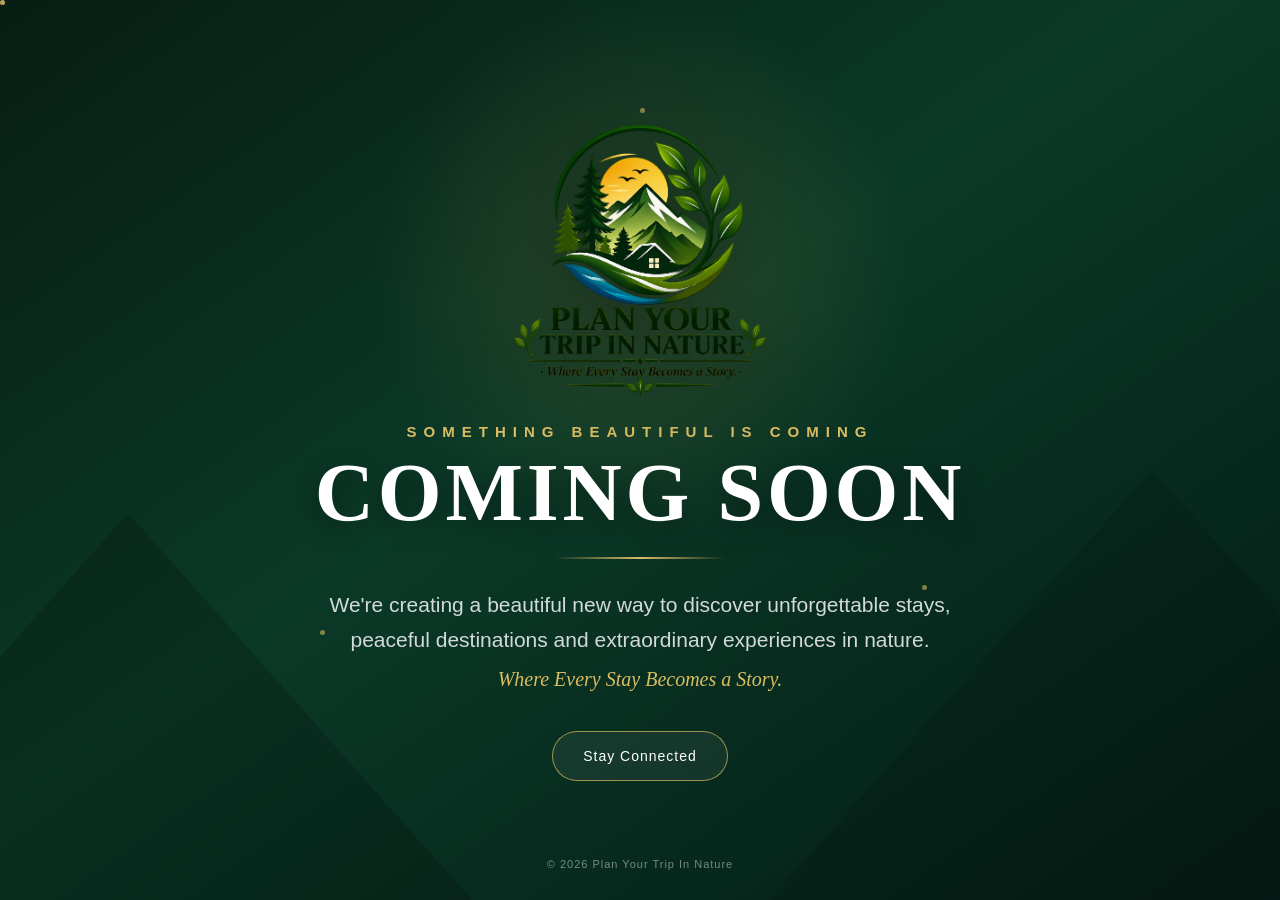
<file: reveal.html>
<!DOCTYPE html>
<html lang="en">
<head>
    <meta charset="UTF-8">
    <meta name="viewport" content="width=device-width, initial-scale=1.0">

    <title>Coming Soon | Plan Your Trip In Nature</title>
    <title>Your Trusted Travel advisor</title>

    <link rel="icon" type="image/png" href="logo3.png">

    <style>
        * {
            margin: 0;
            padding: 0;
            box-sizing: border-box;
        }

        html,
        body {
            width: 100%;
            min-height: 100%;
        }

        body {
            font-family: Georgia, "Times New Roman", serif;
            min-height: 100svh;
            min-height: 100dvh;
            overflow: hidden;
            color: #fff;
            background:
                linear-gradient(
                    135deg,
                    rgba(3, 25, 16, 0.94),
                    rgba(13, 58, 39, 0.90),
                    rgba(2, 31, 24, 0.96)
                );
            position: relative;
        }

        /* Background */
        .background {
            position: fixed;
            inset: 0;
            overflow: hidden;
            z-index: -2;
            background:
                radial-gradient(
                    circle at 50% 30%,
                    rgba(216, 176, 73, 0.16),
                    transparent 30%
                ),
                linear-gradient(
                    145deg,
                    #071d13,
                    #0b3927 45%,
                    #031b14
                );
        }

        .mountain {
            position: absolute;
            bottom: -5%;
            width: 0;
            height: 0;
            border-left: 30vw solid transparent;
            border-right: 30vw solid transparent;
            border-bottom: 48vh solid rgba(0, 0, 0, 0.18);
        }

        .mountain.one {
            left: -20vw;
        }

        .mountain.two {
            right: -20vw;
            transform: scale(1.2);
            opacity: .7;
        }

        /* Floating particles */
        .particle {
            position: absolute;
            width: 5px;
            height: 5px;
            border-radius: 50%;
            background: rgba(225, 198, 105, .55);
            animation: float 8s infinite ease-in-out;
        }

        .particle:nth-child(1) {
            left: 12%;
            top: 20%;
            animation-delay: 0s;
        }

        .particle:nth-child(2) {
            left: 80%;
            top: 15%;
            animation-delay: 2s;
        }

        .particle:nth-child(3) {
            left: 25%;
            top: 70%;
            animation-delay: 4s;
        }

        .particle:nth-child(4) {
            left: 72%;
            top: 65%;
            animation-delay: 1s;
        }

        .particle:nth-child(5) {
            left: 50%;
            top: 12%;
            animation-delay: 3s;
        }

        @keyframes float {
            0%, 100% {
                transform: translateY(0) scale(1);
                opacity: .25;
            }

            50% {
                transform: translateY(-35px) scale(1.4);
                opacity: .8;
            }
        }

        /* Main */
        .page {
            min-height: 100svh;
            min-height: 100dvh;
            width: 100%;
            display: flex;
            justify-content: center;
            align-items: center;
            padding: clamp(20px, 4vw, 60px);
            text-align: center;
        }

        .content {
            width: min(900px, 100%);
            display: flex;
            flex-direction: column;
            align-items: center;
            animation: entrance 1.2s ease forwards;
        }

        @keyframes entrance {
            from {
                opacity: 0;
                transform: translateY(30px);
            }

            to {
                opacity: 1;
                transform: translateY(0);
            }
        }

        /* Logo */
        .logo {
            width: clamp(150px, 22vw, 300px);
            max-width: 70vw;
            height: auto;
            object-fit: contain;
            margin-bottom: clamp(10px, 2vw, 22px);
            filter:
                drop-shadow(0 15px 35px rgba(0, 0, 0, .35));
            animation: logoFloat 5s ease-in-out infinite;
        }

        @keyframes logoFloat {
            0%, 100% {
                transform: translateY(0);
            }

            50% {
                transform: translateY(-8px);
            }
        }

        .eyebrow {
            font-family: Arial, sans-serif;
            font-size: clamp(11px, 1.2vw, 15px);
            letter-spacing: clamp(3px, .6vw, 7px);
            text-transform: uppercase;
            color: #d9bd63;
            margin-bottom: 14px;
            font-weight: 600;
        }

        h1 {
            font-size: clamp(38px, 7vw, 82px);
            line-height: .95;
            letter-spacing: clamp(1px, .3vw, 4px);
            text-transform: uppercase;
            color: #fff;
            text-shadow: 0 8px 25px rgba(0, 0, 0, .35);
            margin-bottom: clamp(16px, 2vw, 25px);
        }

        .line {
            width: clamp(80px, 15vw, 170px);
            height: 2px;
            background: linear-gradient(
                90deg,
                transparent,
                #d9bd63,
                transparent
            );
            margin-bottom: clamp(18px, 3vw, 28px);
        }

        .message {
            font-family: Arial, sans-serif;
            font-size: clamp(15px, 1.7vw, 21px);
            line-height: 1.7;
            color: rgba(255,255,255,.82);
            max-width: 680px;
            margin-bottom: 10px;
        }

        .tagline {
            font-size: clamp(15px, 1.6vw, 20px);
            font-style: italic;
            color: #d9bd63;
            margin-bottom: clamp(25px, 4vw, 40px);
        }

        /* Button */
        .button {
            display: inline-flex;
            align-items: center;
            justify-content: center;
            min-height: 50px;
            padding: 0 30px;
            border: 1px solid rgba(217,189,99,.7);
            border-radius: 50px;
            color: #fff;
            text-decoration: none;
            font-family: Arial, sans-serif;
            font-size: 14px;
            letter-spacing: 1px;
            transition: .3s ease;
            background: rgba(255,255,255,.06);
            backdrop-filter: blur(10px);
        }

        .button:hover {
            background: #d9bd63;
            color: #082217;
            transform: translateY(-3px);
            box-shadow: 0 12px 30px rgba(0,0,0,.25);
        }

        /* Footer */
        .footer {
            position: fixed;
            bottom: clamp(15px, 2.5vw, 30px);
            left: 0;
            right: 0;
            text-align: center;
            font-family: Arial, sans-serif;
            font-size: 11px;
            letter-spacing: 1px;
            color: rgba(255,255,255,.45);
            padding: 0 20px;
        }

        /* Mobile */
        @media (max-width: 600px) {

            .page {
                padding:
                    max(15px, env(safe-area-inset-top))
                    20px
                    max(55px, env(safe-area-inset-bottom));
            }

            .logo {
                width: clamp(145px, 48vw, 220px);
            }

            h1 {
                font-size: clamp(35px, 12vw, 58px);
            }

            .message {
                font-size: 14px;
                line-height: 1.6;
            }

            .tagline {
                font-size: 15px;
            }

            .button {
                width: min(260px, 90%);
            }
        }

        /* Very short phones */
        @media (max-height: 650px) {

            .logo {
                width: 125px;
                margin-bottom: 5px;
            }

            .eyebrow {
                margin-bottom: 8px;
            }

            h1 {
                font-size: 38px;
                margin-bottom: 12px;
            }

            .line {
                margin-bottom: 12px;
            }

            .message {
                font-size: 13px;
                line-height: 1.45;
            }

            .tagline {
                margin-bottom: 15px;
            }
        }

        /* Accessibility */
        @media (prefers-reduced-motion: reduce) {
            *,
            *::before,
            *::after {
                animation: none !important;
                transition: none !important;
            }
        }
    </style>
</head>

<body>

    <div class="background">
        <div class="mountain one"></div>
        <div class="mountain two"></div>

        <span class="particle"></span>
        <span class="particle"></span>
        <span class="particle"></span>
        <span class="particle"></span>
        <span class="particle"></span>
    </div>

    <main class="page">

        <div class="content">

            <img
                src="logo3.png"
                alt="Plan Your Trip In Nature"
                class="logo"
            >

            <div class="eyebrow">
                Something Beautiful Is Coming
            </div>

            <h1>Coming Soon</h1>

            <div class="line"></div>

            <p class="message">
                We're creating a beautiful new way to discover
                unforgettable stays, peaceful destinations and
                extraordinary experiences in nature.
            </p>

            <p class="tagline">
                Where Every Stay Becomes a Story.
            </p>

            <a href="mailto:planyourtripinnature@gmail.com" class="button">
                Stay Connected
            </a>

        </div>

    </main>

    <div class="footer">
        © <span id="year"></span> Plan Your Trip In Nature
    </div>

    <script>
        document.getElementById("year").textContent =
            new Date().getFullYear();
    </script>

</body>
</html>
</file>
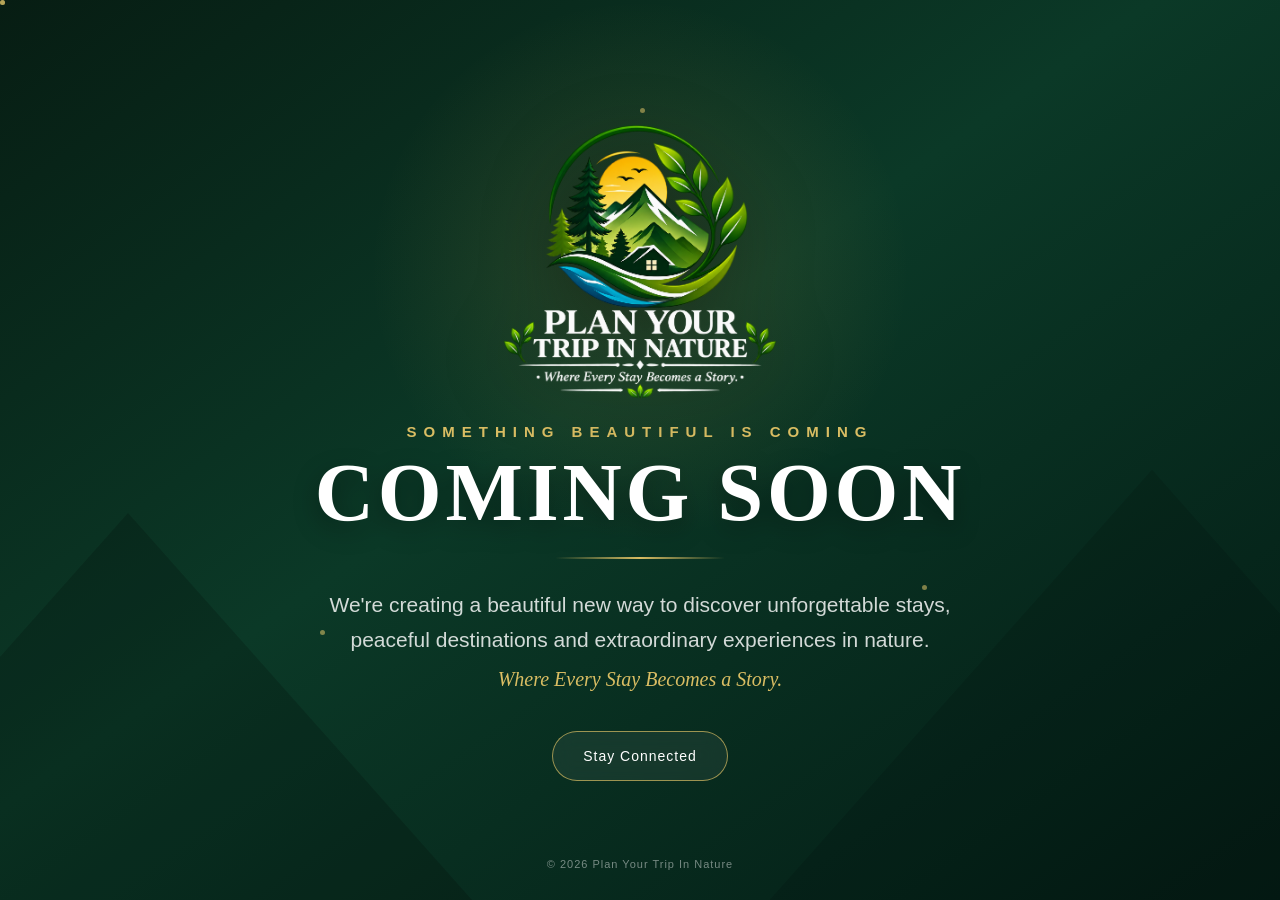
<file: Reveal.html>
<!DOCTYPE html>
<html lang="en">
<head>
    <meta charset="UTF-8">
    <meta name="viewport" content="width=device-width, initial-scale=1.0">

    <title>Coming Soon | Plan Your Trip In Nature</title>
    <title>Your Trusted Travel advisor</title>

    <link rel="icon" type="image/png" href="../assets/white.png">

    <style>
        * {
            margin: 0;
            padding: 0;
            box-sizing: border-box;
        }

        html,
        body {
            width: 100%;
            min-height: 100%;
        }

        body {
            font-family: Georgia, "Times New Roman", serif;
            min-height: 100svh;
            min-height: 100dvh;
            overflow: hidden;
            color: #fff;
            background:
                linear-gradient(
                    135deg,
                    rgba(3, 25, 16, 0.94),
                    rgba(13, 58, 39, 0.90),
                    rgba(2, 31, 24, 0.96)
                );
            position: relative;
        }

        /* Background */
        .background {
            position: fixed;
            inset: 0;
            overflow: hidden;
            z-index: -2;
            background:
                radial-gradient(
                    circle at 50% 30%,
                    rgba(216, 176, 73, 0.16),
                    transparent 30%
                ),
                linear-gradient(
                    145deg,
                    #071d13,
                    #0b3927 45%,
                    #031b14
                );
        }

        .mountain {
            position: absolute;
            bottom: -5%;
            width: 0;
            height: 0;
            border-left: 30vw solid transparent;
            border-right: 30vw solid transparent;
            border-bottom: 48vh solid rgba(0, 0, 0, 0.18);
        }

        .mountain.one {
            left: -20vw;
        }

        .mountain.two {
            right: -20vw;
            transform: scale(1.2);
            opacity: .7;
        }

        /* Floating particles */
        .particle {
            position: absolute;
            width: 5px;
            height: 5px;
            border-radius: 50%;
            background: rgba(225, 198, 105, .55);
            animation: float 8s infinite ease-in-out;
        }

        .particle:nth-child(1) {
            left: 12%;
            top: 20%;
            animation-delay: 0s;
        }

        .particle:nth-child(2) {
            left: 80%;
            top: 15%;
            animation-delay: 2s;
        }

        .particle:nth-child(3) {
            left: 25%;
            top: 70%;
            animation-delay: 4s;
        }

        .particle:nth-child(4) {
            left: 72%;
            top: 65%;
            animation-delay: 1s;
        }

        .particle:nth-child(5) {
            left: 50%;
            top: 12%;
            animation-delay: 3s;
        }

        @keyframes float {
            0%, 100% {
                transform: translateY(0) scale(1);
                opacity: .25;
            }

            50% {
                transform: translateY(-35px) scale(1.4);
                opacity: .8;
            }
        }

        /* Main */
        .page {
            min-height: 100svh;
            min-height: 100dvh;
            width: 100%;
            display: flex;
            justify-content: center;
            align-items: center;
            padding: clamp(20px, 4vw, 60px);
            text-align: center;
        }

        .content {
            width: min(900px, 100%);
            display: flex;
            flex-direction: column;
            align-items: center;
            animation: entrance 1.2s ease forwards;
        }

        @keyframes entrance {
            from {
                opacity: 0;
                transform: translateY(30px);
            }

            to {
                opacity: 1;
                transform: translateY(0);
            }
        }

        /* Logo */
        .logo {
            width: clamp(150px, 22vw, 300px);
            max-width: 70vw;
            height: auto;
            object-fit: contain;
            margin-bottom: clamp(10px, 2vw, 22px);
            filter:
                drop-shadow(0 15px 35px rgba(0, 0, 0, .35));
            animation: logoFloat 5s ease-in-out infinite;
        }

        @keyframes logoFloat {
            0%, 100% {
                transform: translateY(0);
            }

            50% {
                transform: translateY(-8px);
            }
        }

        .eyebrow {
            font-family: Arial, sans-serif;
            font-size: clamp(11px, 1.2vw, 15px);
            letter-spacing: clamp(3px, .6vw, 7px);
            text-transform: uppercase;
            color: #d9bd63;
            margin-bottom: 14px;
            font-weight: 600;
        }

        h1 {
            font-size: clamp(38px, 7vw, 82px);
            line-height: .95;
            letter-spacing: clamp(1px, .3vw, 4px);
            text-transform: uppercase;
            color: #fff;
            text-shadow: 0 8px 25px rgba(0, 0, 0, .35);
            margin-bottom: clamp(16px, 2vw, 25px);
        }

        .line {
            width: clamp(80px, 15vw, 170px);
            height: 2px;
            background: linear-gradient(
                90deg,
                transparent,
                #d9bd63,
                transparent
            );
            margin-bottom: clamp(18px, 3vw, 28px);
        }

        .message {
            font-family: Arial, sans-serif;
            font-size: clamp(15px, 1.7vw, 21px);
            line-height: 1.7;
            color: rgba(255,255,255,.82);
            max-width: 680px;
            margin-bottom: 10px;
        }

        .tagline {
            font-size: clamp(15px, 1.6vw, 20px);
            font-style: italic;
            color: #d9bd63;
            margin-bottom: clamp(25px, 4vw, 40px);
        }

        /* Button */
        .button {
            display: inline-flex;
            align-items: center;
            justify-content: center;
            min-height: 50px;
            padding: 0 30px;
            border: 1px solid rgba(217,189,99,.7);
            border-radius: 50px;
            color: #fff;
            text-decoration: none;
            font-family: Arial, sans-serif;
            font-size: 14px;
            letter-spacing: 1px;
            transition: .3s ease;
            background: rgba(255,255,255,.06);
            backdrop-filter: blur(10px);
        }

        .button:hover {
            background: #d9bd63;
            color: #082217;
            transform: translateY(-3px);
            box-shadow: 0 12px 30px rgba(0,0,0,.25);
        }

        /* Footer */
        .footer {
            position: fixed;
            bottom: clamp(15px, 2.5vw, 30px);
            left: 0;
            right: 0;
            text-align: center;
            font-family: Arial, sans-serif;
            font-size: 11px;
            letter-spacing: 1px;
            color: rgba(255,255,255,.45);
            padding: 0 20px;
        }

        /* Mobile */
        @media (max-width: 600px) {

            .page {
                padding:
                    max(15px, env(safe-area-inset-top))
                    20px
                    max(55px, env(safe-area-inset-bottom));
            }

            .logo {
                width: clamp(145px, 48vw, 220px);
            }

            h1 {
                font-size: clamp(35px, 12vw, 58px);
            }

            .message {
                font-size: 14px;
                line-height: 1.6;
            }

            .tagline {
                font-size: 15px;
            }

            .button {
                width: min(260px, 90%);
            }
        }

        /* Very short phones */
        @media (max-height: 650px) {

            .logo {
                width: 125px;
                margin-bottom: 5px;
            }

            .eyebrow {
                margin-bottom: 8px;
            }

            h1 {
                font-size: 38px;
                margin-bottom: 12px;
            }

            .line {
                margin-bottom: 12px;
            }

            .message {
                font-size: 13px;
                line-height: 1.45;
            }

            .tagline {
                margin-bottom: 15px;
            }
        }

        /* Accessibility */
        @media (prefers-reduced-motion: reduce) {
            *,
            *::before,
            *::after {
                animation: none !important;
                transition: none !important;
            }
        }
    </style>
</head>

<body>

    <div class="background">
        <div class="mountain one"></div>
        <div class="mountain two"></div>

        <span class="particle"></span>
        <span class="particle"></span>
        <span class="particle"></span>
        <span class="particle"></span>
        <span class="particle"></span>
    </div>

    <main class="page">

        <div class="content">

            <img
                src="../assets/white.png"
                alt="Plan Your Trip In Nature"
                class="logo"
            >

            <div class="eyebrow">
                Something Beautiful Is Coming
            </div>

            <h1>Coming Soon</h1>

            <div class="line"></div>

            <p class="message">
                We're creating a beautiful new way to discover
                unforgettable stays, peaceful destinations and
                extraordinary experiences in nature.
            </p>

            <p class="tagline">
                Where Every Stay Becomes a Story.
            </p>

            <a href="mailto:planyourtripinnature@gmail.com" class="button">
                Stay Connected
            </a>

        </div>

    </main>

    <div class="footer">
        © <span id="year"></span> Plan Your Trip In Nature
    </div>

    <script>
        document.getElementById("year").textContent =
            new Date().getFullYear();
    </script>

</body>
</html>
</file>
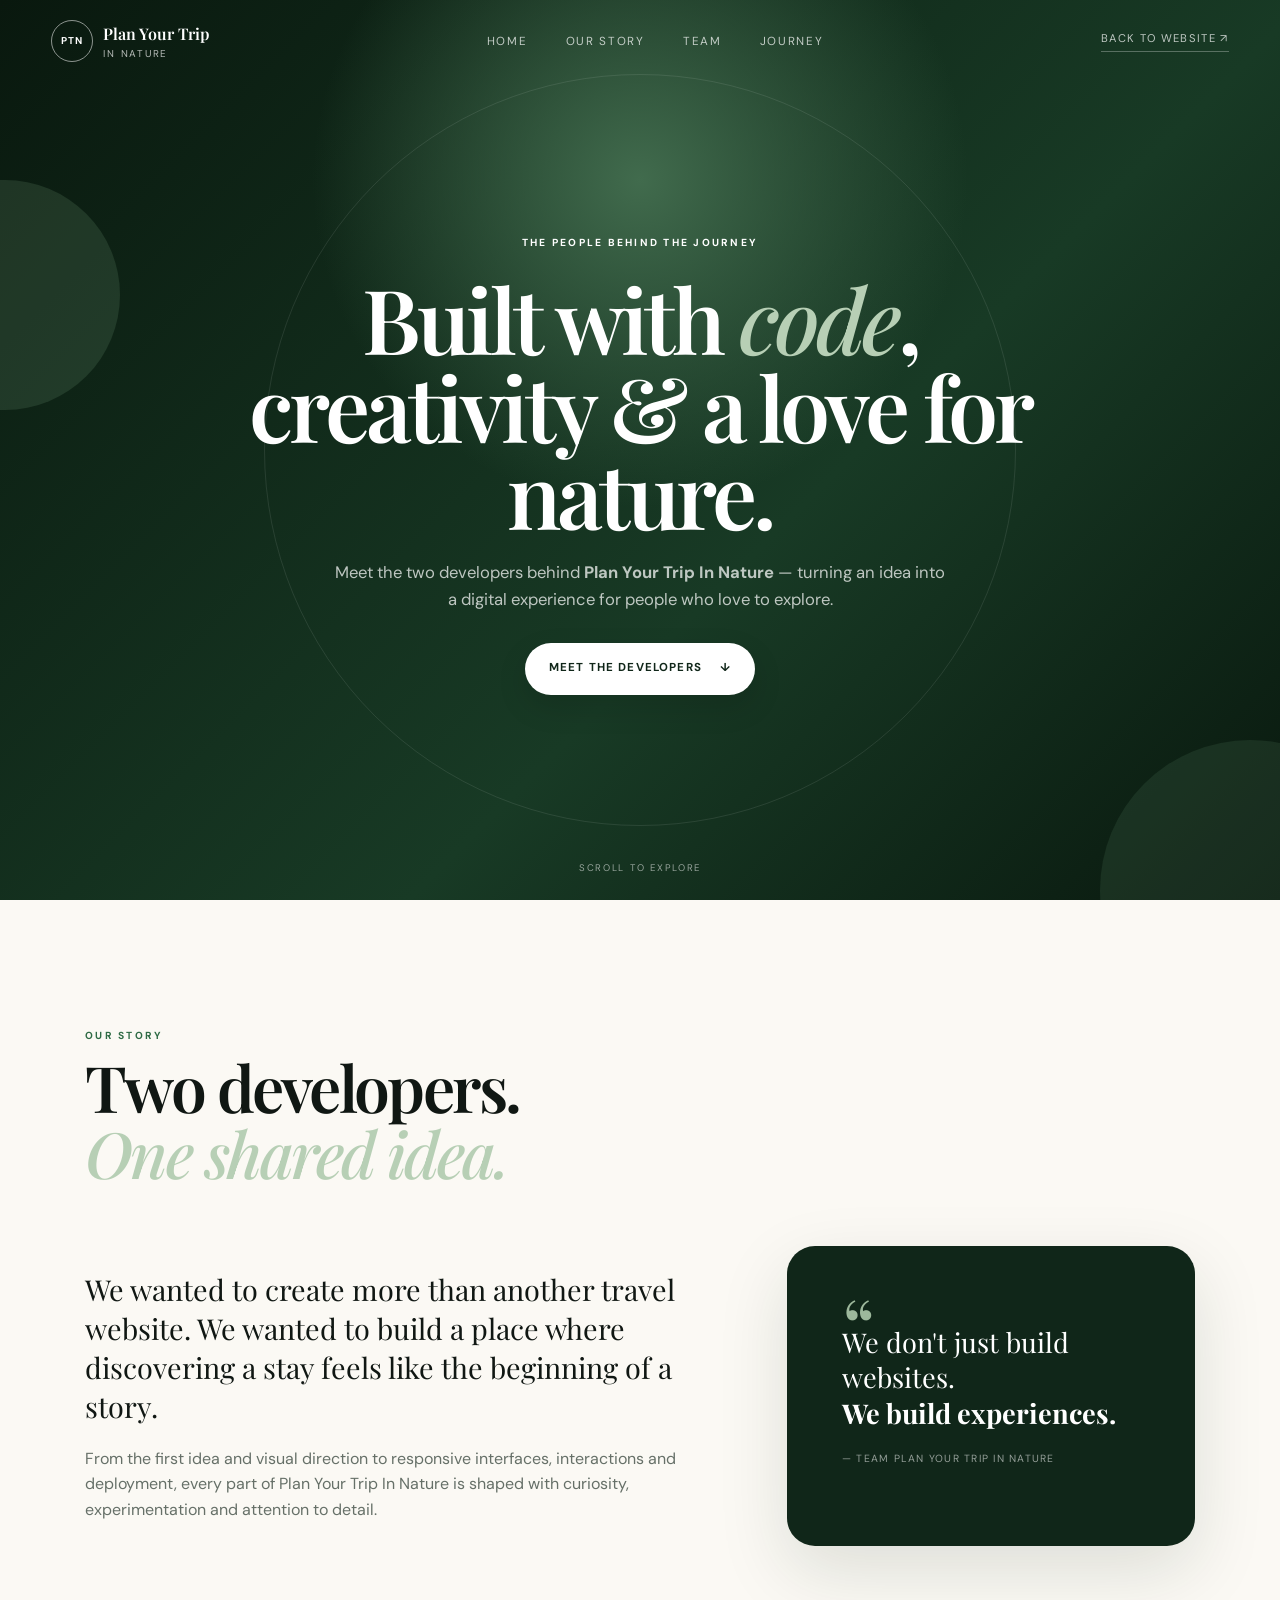
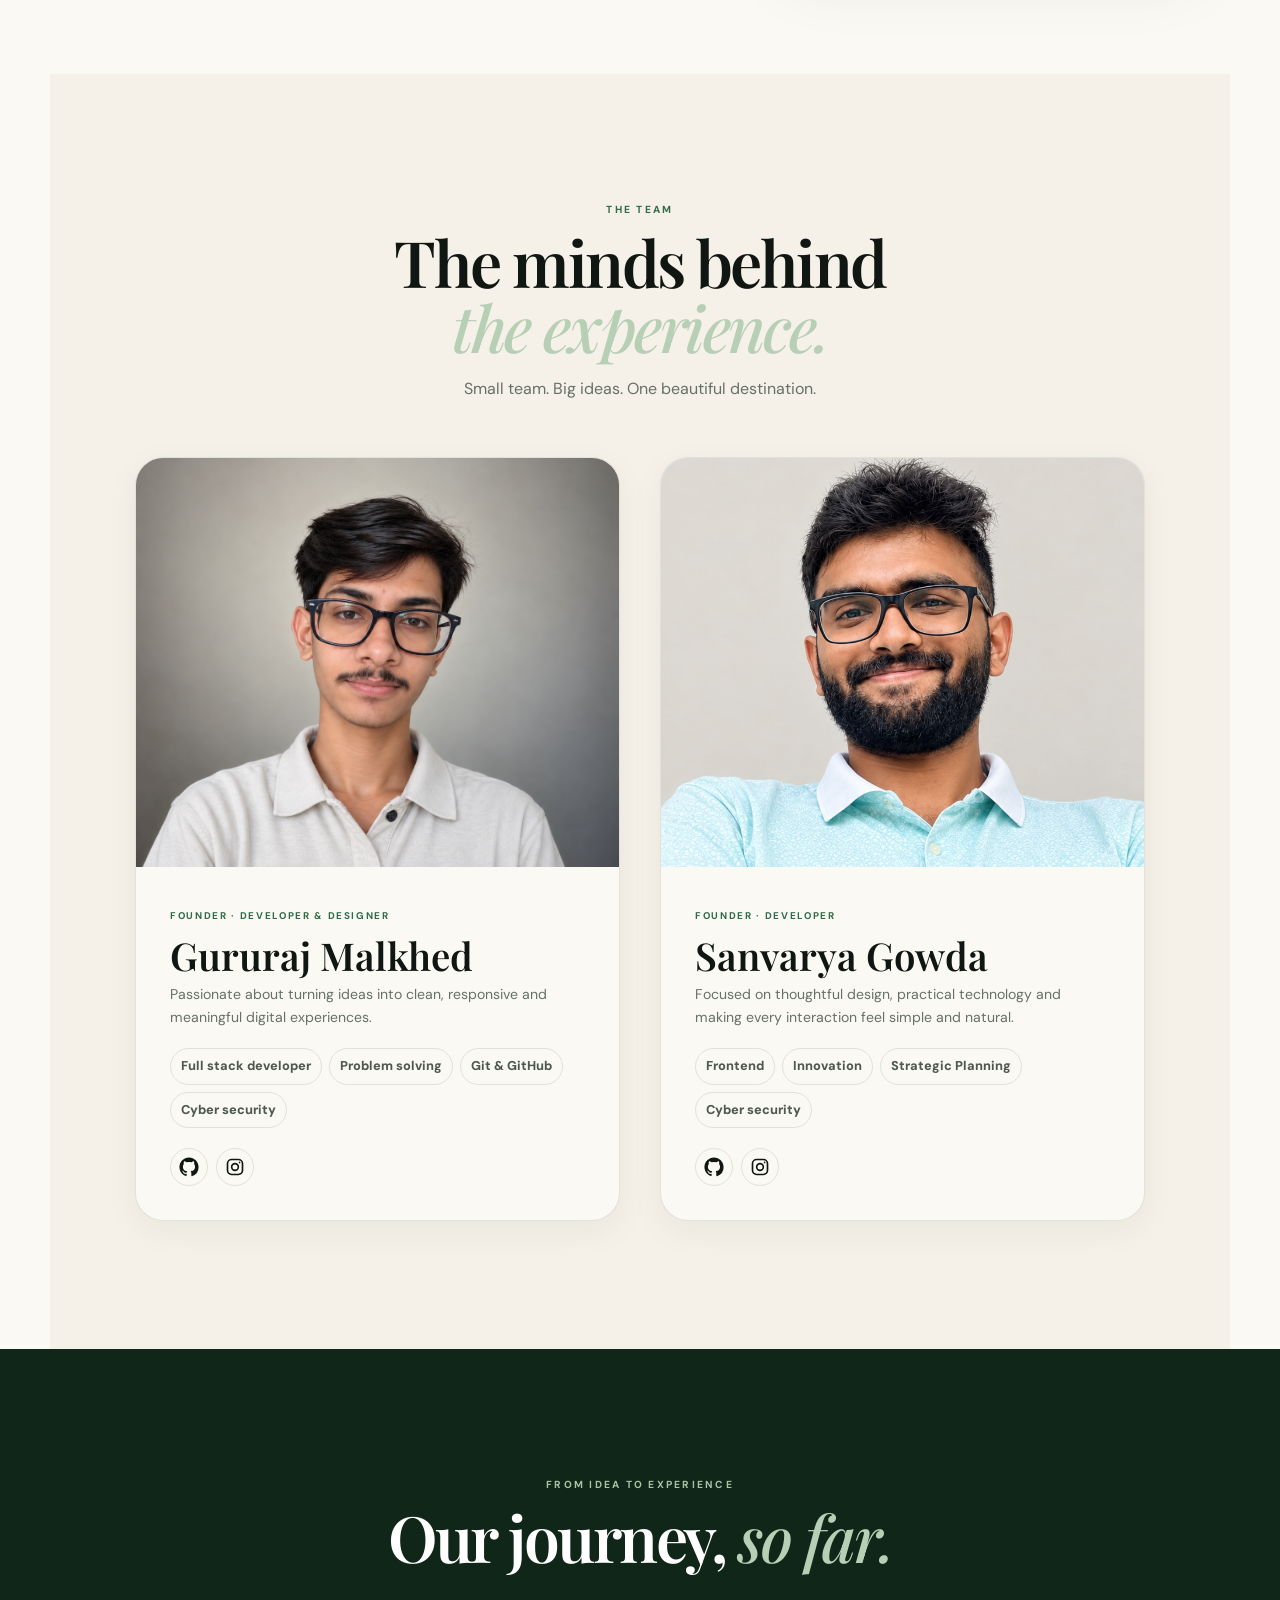
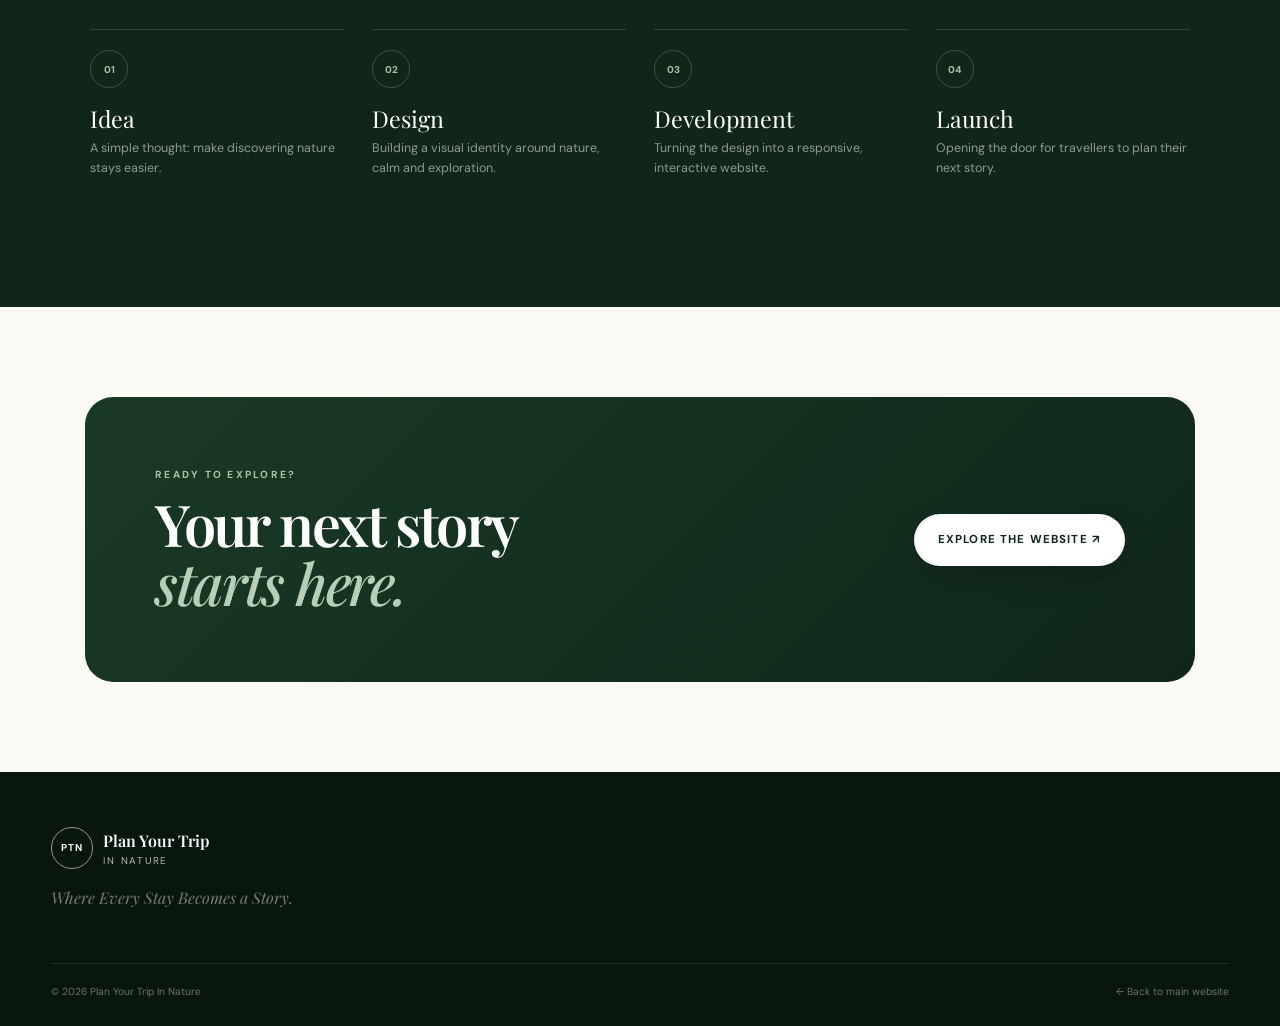
<file: Team/team.html>
<!doctype html>
<html lang="en">
<head>
<meta charset="UTF-8">
<meta name="viewport" content="width=device-width,initial-scale=1,viewport-fit=cover">
<meta name="description" content="Meet the developers behind Plan Your Trip In Nature.">
<meta name="theme-color" content="#102619">
<title>Meet the Team | Plan Your Trip In Nature</title>
<link rel="preconnect" href="https://fonts.googleapis.com">
<link rel="preconnect" href="https://fonts.gstatic.com" crossorigin>
<link href="https://fonts.googleapis.com/css2?family=DM+Sans:wght@400;500;600;700&family=Playfair+Display:wght@500;600;700&display=swap" rel="stylesheet">
<link rel="stylesheet" href="team.css">
</head>
<body>
<div class="loader" id="loader"><div class="dots"><i></i><i></i><i></i></div><span>Preparing the journey...</span></div>

<header id="header">
<a class="brand" href="../index.html"><b>PTN</b><span><strong>Plan Your Trip</strong><small>In Nature</small></span></a>
<nav><a href="../index.html">Home</a><a href="#story">Our Story</a><a href="#team">Team</a><a href="#journey">Journey</a></nav>
<a class="back" href="../index.html">Back to website ↗</a>
<button id="menuBtn" aria-label="Open menu" aria-expanded="false"><i></i><i></i><i></i></button>
</header>

<div class="mobile-menu" id="mobileMenu">
<a href="../index.html">Home</a><a href="#story">Our Story</a><a href="#team">Team</a><a href="#journey">Journey</a><a href="../index.html">← Back to website</a>
</div>

<main>
<section class="hero">
<div class="orb one"></div><div class="orb two"></div>
<div class="hero-content reveal">
<p class="eyebrow">THE PEOPLE BEHIND THE JOURNEY</p>
<h1>Built with <em>code</em>,<br>creativity &amp; a love for nature.</h1>
<p>Meet the two developers behind <strong>Plan Your Trip In Nature</strong> — turning an idea into a digital experience for people who love to explore.</p>
<a class="btn" href="#team">Meet the developers <span>↓</span></a>
</div>
<div class="scroll">SCROLL TO EXPLORE</div>
</section>

<section class="section" id="story">
<div class="heading reveal"><p class="eyebrow">OUR STORY</p><h2>Two developers.<br><em>One shared idea.</em></h2></div>
<div class="story-grid">
<div class="story-copy reveal"><p class="large">We wanted to create more than another travel website. We wanted to build a place where discovering a stay feels like the beginning of a story.</p><p>From the first idea and visual direction to responsive interfaces, interactions and deployment, every part of Plan Your Trip In Nature is shaped with curiosity, experimentation and attention to detail.</p></div>
<div class="quote reveal"><span>“</span><p>We don't just build websites.<br><b>We build experiences.</b></p><small>— Team Plan Your Trip In Nature</small></div>
</div>
</section>

<section class="team section" id="team">
<div class="heading center reveal"><p class="eyebrow">THE TEAM</p><h2>The minds behind<br><em>the experience.</em></h2><p>Small team. Big ideas. One beautiful destination.</p></div>
<div class="team-grid">

<article class="card reveal">
<div class="photo"><img src="Developer1.png" alt="Developer 1" onerror="this.style.display='none';this.parentElement.classList.add('fallback')"></div>
<div class="info"><small>FOUNDER · DEVELOPER & DESIGNER</small><h3>Gururaj Malkhed</h3><p>Passionate about turning ideas into clean, responsive and meaningful digital experiences.</p>
<div class="skills"><i>Full stack developer</i><i>Problem solving</i><i>Git & GitHub</i><i>Cyber security</i></div>
<div class="social">

    <!-- GitHub -->
    <a href="https://github.com/gurumalkhed/"
       target="_blank"
       rel="noreferrer"
       aria-label="GitHub">

        <svg viewBox="0 0 24 24" aria-hidden="true">
            <path d="M12 .5C5.65.5.5 5.65.5 12c0 5.08 3.29 9.38 7.86 10.9.58.11.79-.25.79-.56v-2.13c-3.2.7-3.88-1.36-3.88-1.36-.52-1.33-1.27-1.68-1.27-1.68-1.04-.71.08-.7.08-.7 1.15.08 1.76 1.18 1.76 1.18 1.02 1.75 2.68 1.24 3.34.95.1-.74.4-1.24.73-1.53-2.55-.29-5.23-1.28-5.23-5.68 0-1.25.45-2.28 1.18-3.08-.12-.29-.51-1.46.11-3.05 0 0 .96-.31 3.14 1.18a10.8 10.8 0 0 1 5.72 0c2.18-1.49 3.14-1.18 3.14-1.18.62 1.59.23 2.76.11 3.05.74.8 1.18 1.83 1.18 3.08 0 4.42-2.69 5.38-5.26 5.67.41.36.78 1.07.78 2.16v3.2c0 .31.21.68.8.56A11.5 11.5 0 0 0 23.5 12C23.5 5.65 18.35.5 12 .5Z"
                  fill="currentColor"/>
        </svg>

    </a>


    <!-- Instagram -->
    <a href="https://www.instagram.com/guru_malkhed/"
       target="_blank"
       rel="noreferrer"
       aria-label="Instagram">

        <svg viewBox="0 0 24 24" aria-hidden="true">

            <rect x="3" y="3"
                  width="18"
                  height="18"
                  rx="5"
                  fill="none"
                  stroke="currentColor"
                  stroke-width="2"/>

            <circle cx="12"
                    cy="12"
                    r="4"
                    fill="none"
                    stroke="currentColor"
                    stroke-width="2"/>

            <circle cx="17.5"
                    cy="6.5"
                    r="1"
                    fill="currentColor"/>

        </svg>

    </a>

</div>
</article>

<article class="card reveal">
<div class="photo"><img src="developer2.png" alt="Developer 2" onerror="this.style.display='none';this.parentElement.classList.add('fallback')"></div>
<div class="info"><small>FOUNDER · DEVELOPER</small><h3>Sanvarya Gowda</h3><p>Focused on thoughtful design, practical technology and making every interaction feel simple and natural.</p>
<div class="skills"><i>Frontend</i><i>Innovation</i><i>Strategic Planning</i><i>Cyber security</i></div>
<div class="social">

    <!-- GitHub -->
    <a href="https://github.com/sanvaryagowda/"
       target="_blank"
       rel="noreferrer"
       aria-label="GitHub">

        <svg viewBox="0 0 24 24" aria-hidden="true">
            <path d="M12 .5C5.65.5.5 5.65.5 12c0 5.08 3.29 9.38 7.86 10.9.58.11.79-.25.79-.56v-2.13c-3.2.7-3.88-1.36-3.88-1.36-.52-1.33-1.27-1.68-1.27-1.68-1.04-.71.08-.7.08-.7 1.15.08 1.76 1.18 1.76 1.18 1.02 1.75 2.68 1.24 3.34.95.1-.74.4-1.24.73-1.53-2.55-.29-5.23-1.28-5.23-5.68 0-1.25.45-2.28 1.18-3.08-.12-.29-.51-1.46.11-3.05 0 0 .96-.31 3.14 1.18a10.8 10.8 0 0 1 5.72 0c2.18-1.49 3.14-1.18 3.14-1.18.62 1.59.23 2.76.11 3.05.74.8 1.18 1.83 1.18 3.08 0 4.42-2.69 5.38-5.26 5.67.41.36.78 1.07.78 2.16v3.2c0 .31.21.68.8.56A11.5 11.5 0 0 0 23.5 12C23.5 5.65 18.35.5 12 .5Z"
                  fill="currentColor"/>
        </svg>

    </a>


    <!-- Instagram -->
    <a href="https://www.instagram.com/sanvarya_gowda/"
       target="_blank"
       rel="noreferrer"
       aria-label="Instagram">

        <svg viewBox="0 0 24 24" aria-hidden="true">

            <rect x="3" y="3"
                  width="18"
                  height="18"
                  rx="5"
                  fill="none"
                  stroke="currentColor"
                  stroke-width="2"/>

            <circle cx="12"
                    cy="12"
                    r="4"
                    fill="none"
                    stroke="currentColor"
                    stroke-width="2"/>

            <circle cx="17.5"
                    cy="6.5"
                    r="1"
                    fill="currentColor"/>

        </svg>

    </a>

</div>
</article>

</div>
</section>

<section class="journey" id="journey">
<div class="journey-inner">
<div class="heading center reveal"><p class="eyebrow">FROM IDEA TO EXPERIENCE</p><h2>Our journey, <em>so far.</em></h2></div>
<div class="timeline">
<div><b>01</b><h3>Idea</h3><p>A simple thought: make discovering nature stays easier.</p></div>
<div><b>02</b><h3>Design</h3><p>Building a visual identity around nature, calm and exploration.</p></div>
<div><b>03</b><h3>Development</h3><p>Turning the design into a responsive, interactive website.</p></div>
<div><b>04</b><h3>Launch</h3><p>Opening the door for travellers to plan their next story.</p></div>
</div>
</div>
</section>

<section class="section cta"><div class="cta-box reveal"><div><p class="eyebrow">READY TO EXPLORE?</p><h2>Your next story<br><em>starts here.</em></h2></div><a class="btn" href="../index.html">Explore the website ↗</a></div></section>
</main>

<footer><div class="footer-brand"><a class="brand" href="../index.html"><b>PTN</b><span><strong>Plan Your Trip</strong><small>In Nature</small></span></a><p>Where Every Stay Becomes a Story.</p></div><div class="footer-bottom"><span>© <span id="year"></span> Plan Your Trip In Nature</span><a href="../index.html">← Back to main website</a></div></footer>
<script src="team.js"></script>
</body>
</html>
</file>
<file: Team/team.css>
/* =========================================
   GLOBAL RESET
   ========================================= */

* {
    box-sizing: border-box;
    margin: 0;
    padding: 0;
}

html {
    scroll-behavior: smooth;
}

body {
    min-width: 280px;
    overflow-x: hidden;
    background: #fbf9f4;
    color: #101713;
    font-family: "DM Sans", sans-serif;
    line-height: 1.6;
}

a {
    text-decoration: none;
    color: inherit;
}

button {
    font: inherit;
}


/* =========================================
   LOADER
   ========================================= */

.loader {
    position: fixed;
    inset: 0;
    z-index: 9999;

    background: #102619;
    color: #fff;

    display: grid;
    place-content: center;

    text-align: center;
    gap: 14px;

    transition: 0.5s;
}

.loader.hide {
    opacity: 0;
    visibility: hidden;
}

.dots {
    display: flex;
    justify-content: center;
    gap: 7px;
}

.dots i {
    width: 8px;
    height: 8px;

    border-radius: 50%;
    background: #d8e5d8;

    animation: b 1s infinite;
}

.dots i:nth-child(2) {
    animation-delay: 0.15s;
}

.dots i:nth-child(3) {
    animation-delay: 0.3s;
}

.loader span {
    font-size: 0.65rem;
    letter-spacing: 0.16em;
    text-transform: uppercase;
    opacity: 0.65;
}

@keyframes b {
    40% {
        transform: translateY(-8px);
    }
}


/* =========================================
   HEADER
   ========================================= */

header {
    height: 82px;

    position: fixed;
    top: 0;
    left: 0;

    width: 100%;
    z-index: 1000;

    padding: 0 clamp(18px, 4vw, 55px);

    display: flex;
    align-items: center;
    justify-content: space-between;

    color: #fff;

    transition: 0.3s;
}

header.scrolled {
    height: 70px;

    background: rgba(16, 38, 25, 0.94);
    backdrop-filter: blur(18px);
}


/* =========================================
   BRAND
   ========================================= */

.brand {
    display: flex;
    align-items: center;
    gap: 10px;
}

.brand > b {
    width: 42px;
    height: 42px;

    border: 1px solid #ffffff88;
    border-radius: 50%;

    display: grid;
    place-items: center;

    font-size: 0.62rem;
    letter-spacing: 0.08em;
}

.brand strong,
.brand small {
    display: block;
    line-height: 1.05;
}

.brand strong {
    font: 600 1rem "Playfair Display", serif;
}

.brand small {
    margin-top: 5px;

    font-size: 0.62rem;
    letter-spacing: 0.18em;
    text-transform: uppercase;

    opacity: 0.7;
}


/* =========================================
   NAVIGATION
   ========================================= */

nav {
    display: flex;
    gap: clamp(18px, 3vw, 40px);

    font-size: 0.73rem;
    letter-spacing: 0.14em;
    text-transform: uppercase;
}

nav a,
.back {
    opacity: 0.72;
    transition: 0.2s;
}

nav a:hover,
.back:hover {
    opacity: 1;
}

.back {
    font-size: 0.7rem;
    letter-spacing: 0.12em;

    text-transform: uppercase;

    border-bottom: 1px solid #ffffff66;
    padding-bottom: 4px;
}


/* =========================================
   MOBILE MENU BUTTON
   ========================================= */

#menuBtn {
    display: none;
}

.mobile-menu {
    display: none;
}


/* =========================================
   HERO
   ========================================= */

.hero {
    min-height: 100svh;
    min-height: 100dvh;

    display: grid;
    place-items: center;

    text-align: center;

    position: relative;
    isolation: isolate;
    overflow: hidden;

    padding: 110px 18px 80px;

    color: #fff;

    background:
        radial-gradient(
            circle at 50% 20%,
            #416b4d,
            transparent 34%
        ),
        linear-gradient(
            135deg,
            #09180e,
            #183a25 60%,
            #09180e
        );
}

.hero::after {
    content: "";

    position: absolute;

    width: min(70vw, 750px);
    aspect-ratio: 1;

    border: 1px solid #ffffff18;
    border-radius: 50%;

    z-index: -1;
}

.hero-content {
    max-width: 900px;
}

.eyebrow {
    font-size: clamp(0.62rem, 0.8vw, 0.74rem);

    letter-spacing: 0.22em;
    text-transform: uppercase;

    font-weight: 700;
}

.hero h1 {
    font:
        600 clamp(2.7rem, 7vw, 6.5rem) / 0.98
        "Playfair Display",
        serif;

    letter-spacing: -0.045em;

    margin: 22px 0;
}

.hero h1 em,
h2 em {
    color: #b7cfb5;
    font-style: italic;
    font-weight: 500;
}

.hero-content > p:not(.eyebrow) {
    max-width: 620px;

    margin: 0 auto 30px;

    color: #ffffffb8;

    font-size: clamp(0.88rem, 1.3vw, 1.05rem);
}


/* =========================================
   BUTTON
   ========================================= */

.btn {
    display: inline-flex;
    align-items: center;
    justify-content: center;
    gap: 18px;

    min-height: 52px;

    padding: 0 24px;

    border-radius: 999px;

    background: #fff;
    color: #102619;

    font-size: 0.72rem;
    font-weight: 700;

    letter-spacing: 0.1em;
    text-transform: uppercase;

    transition: 0.25s;

    box-shadow: 0 12px 30px #0002;
}

.btn:hover {
    transform: translateY(-3px);
    box-shadow: 0 17px 35px #0003;
}


/* =========================================
   SCROLL INDICATOR
   ========================================= */

.scroll {
    position: absolute;
    bottom: 25px;

    font-size: 0.6rem;
    letter-spacing: 0.18em;

    opacity: 0.55;
}


/* =========================================
   HERO ORBS
   ========================================= */

.orb {
    position: absolute;
    border-radius: 50%;
    opacity: 0.2;
}

.one {
    width: 230px;
    height: 230px;

    left: -110px;
    top: 20%;

    background: #719672;
}

.two {
    width: 300px;
    height: 300px;

    right: -120px;
    bottom: -140px;

    background: #52795a;
}


/* =========================================
   GENERAL SECTION
   ========================================= */

.section {
    width: min(100%, 1180px);

    margin: auto;

    padding:
        clamp(75px, 10vw, 140px)
        clamp(18px, 4vw, 35px);
}


/* =========================================
   SECTION HEADINGS
   ========================================= */

.heading h2,
.cta h2 {
    font:
        600 clamp(2.4rem, 5vw, 4.8rem) / 1.03
        "Playfair Display",
        serif;

    letter-spacing: -0.04em;

    margin-top: 10px;
}

.heading .eyebrow {
    color: #2f6b45;
}

.center {
    text-align: center;
}

.heading > p:last-child {
    color: #667068;
    margin-top: 16px;
}


/* =========================================
   STORY
   ========================================= */

.story-grid {
    display: grid;

    grid-template-columns: 1.2fr 0.8fr;

    gap: clamp(30px, 7vw, 90px);

    align-items: center;

    margin-top: 60px;
}

.large {
    font:
        1.8rem / 1.35
        "Playfair Display",
        serif;

    margin-bottom: 20px;
}

.story-copy p:not(.large) {
    color: #667068;
    max-width: 650px;
}


/* =========================================
   QUOTE
   ========================================= */

.quote {
    min-height: 300px;

    padding: clamp(30px, 5vw, 55px);

    border-radius: 28px;

    background: #102619;
    color: #fff;

    display: flex;
    flex-direction: column;
    justify-content: center;

    box-shadow: 0 25px 70px #10261920;
}

.quote > span {
    font:
        5rem / 0
        "Playfair Display",
        serif;

    color: #9db89c;
}

.quote p {
    font:
        1.7rem / 1.3
        "Playfair Display",
        serif;
}

.quote small {
    margin-top: 20px;

    font-size: 0.65rem;
    letter-spacing: 0.12em;

    text-transform: uppercase;

    opacity: 0.55;
}


/* =========================================
   TEAM SECTION
   ========================================= */

.team {
    max-width: none;

    background: #f5f1e8;

    padding-left:
        max(
            18px,
            calc((100vw - 1180px) / 2 + 35px)
        );

    padding-right:
        max(
            18px,
            calc((100vw - 1180px) / 2 + 35px)
        );
}


/* =========================================
   TEAM GRID
   ========================================= */

.team-grid {
    width: min(100%, 1100px);

    margin: 55px auto 0;

    display: grid;

    grid-template-columns:
        repeat(2, minmax(0, 1fr));

    gap: clamp(20px, 4vw, 40px);
}


/* =========================================
   TEAM CARD
   ========================================= */

.card {
    overflow: hidden;

    background: #fbf9f4;

    border: 1px solid #1026191c;
    border-radius: 28px;

    box-shadow: 0 10px 35px #1026190d;

    transition: 0.3s;
}

.card:hover {
    transform: translateY(-7px);

    box-shadow: 0 25px 70px #10261920;
}


/* =========================================
   TEAM PHOTO
   ========================================= */

.photo {
    position: relative;

    aspect-ratio: 1.18 / 1;

    overflow: hidden;

    background:
        linear-gradient(
            135deg,
            #274e34,
            #78927b
        );
}

.photo img {
    width: 100%;
    height: 100%;

    object-fit: cover;
    object-position: center;

    transition: 0.5s;
}

.card:hover .photo img {
    transform: scale(1.04);
}

.photo > span {
    display: none;

    position: absolute;
    inset: 0;

    place-items: center;

    color: #fff;

    font:
        7rem
        "Playfair Display",
        serif;
}

.photo.fallback > span {
    display: grid;
}

.photo label {
    position: absolute;

    right: 15px;
    bottom: 15px;

    padding: 7px 11px;

    border-radius: 999px;

    background: #ffffffe8;
    color: #102619;

    font-size: 0.6rem;
    font-weight: 700;

    letter-spacing: 0.1em;
}

.photo label:first-letter {
    color: #4c9b5b;
}


/* =========================================
   TEAM INFO
   ========================================= */

.info {
    padding: clamp(24px, 3vw, 34px);
}

.info > small {
    font-size: 0.61rem;

    letter-spacing: 0.17em;

    color: #2f6b45;

    font-weight: 700;
}

.info h3 {
    font:
        600 clamp(1.8rem, 3vw, 2.5rem) / 1.05
        "Playfair Display",
        serif;

    margin: 8px 0;
}

.info > p {
    color: #667068;
    font-size: 0.88rem;
}


/* =========================================
   SKILLS
   ========================================= */

.skills {
    display: flex;
    flex-wrap: wrap;

    gap: 7px;

    margin: 20px 0;
}

.skills i {
    font-style: normal;

    padding: 7px 10px;

    border: 1px solid #1026191c;
    border-radius: 999px;

    font-size: 0.80rem;
    font-weight: 800;

    color: #4d5850;
}


/* =========================================
   SOCIAL ICONS
   ========================================= */

.social {
    display: flex;
    gap: 8px;
}

.social a {
    width: 38px;
    height: 38px;

    border: 1px solid #1026191c;
    border-radius: 50%;

    display: grid;
    place-items: center;

    font-size: 0.65rem;
    font-weight: 700;
}

.social a:hover {
    background: #102619;
    color: #fff;
}


/* =========================================
   INSTAGRAM SVG
   ========================================= */

/* If you are using SVG icons directly,
   this makes them the same size as GitHub. */

.social a svg {
    width: 20px;
    height: 20px;

    display: block;
}


/* =========================================
   JOURNEY SECTION
   ========================================= */

.journey {
    background: #102619;
    color: #fff;

    padding:
        clamp(75px, 10vw, 140px)
        max(18px, 4vw);
}

.journey-inner {
    width: min(100%, 1100px);
    margin: auto;
}

.journey .eyebrow {
    color: #a8c4a5;
}


/* =========================================
   TIMELINE
   ========================================= */

.timeline {
    margin-top: 60px;

    display: grid;

    grid-template-columns:
        repeat(4, 1fr);

    gap: 28px;
}

.timeline > div {
    border-top: 1px solid #ffffff26;
    padding-top: 20px;
}

.timeline b {
    display: grid;
    place-items: center;

    width: 38px;
    height: 38px;

    border: 1px solid #ffffff2f;
    border-radius: 50%;

    font-size: 0.62rem;

    color: #a8c4a5;
}

.timeline h3 {
    font:
        1.45rem
        "Playfair Display",
        serif;

    margin: 15px 0 5px;
}

.timeline p {
    color: #ffffff88;
    font-size: 0.78rem;
}


/* =========================================
   CTA
   ========================================= */

.cta {
    padding-top: 90px;
    padding-bottom: 90px;
}

.cta-box {
    display: flex;

    justify-content: space-between;
    align-items: center;

    gap: 30px;

    padding: clamp(35px, 6vw, 70px);

    background:
        linear-gradient(
            135deg,
            #183a25,
            #102619
        );

    color: #fff;

    border-radius: 28px;
}

.cta .eyebrow {
    color: #a8c4a5;
}

.cta h2 {
    font-size: clamp(2.2rem, 4.5vw, 4rem);
}


/* =========================================
   FOOTER
   ========================================= */

footer {
    background: #09160d;
    color: #fff;

    padding:
        55px
        max(18px, 4vw)
        25px;
}

.footer-brand,
.footer-bottom {
    width: min(100%, 1180px);
    margin: auto;
}

.footer-brand p {
    margin-top: 18px;

    color: #ffffff70;

    font:
        italic 1rem
        "Playfair Display",
        serif;
}


/* =========================================
   FOOTER BOTTOM
   ========================================= */

.footer-bottom {
    margin-top: 55px;

    padding-top: 20px;

    border-top: 1px solid #ffffff1a;

    display: flex;

    justify-content: space-between;

    gap: 15px;

    font-size: 0.64rem;

    color: #ffffff66;
}


/* =========================================
   REVEAL ANIMATION
   ========================================= */

.reveal {
    opacity: 0;

    transform: translateY(30px);

    transition: 0.75s;
}

.reveal.show {
    opacity: 1;
    transform: none;
}


/* =========================================
   TABLET / SMALL DESKTOP
   ========================================= */

@media (max-width: 900px) {

    nav,
    .back {
        display: none;
    }

    #menuBtn {
        display: flex;

        width: 44px;
        height: 44px;

        border: 1px solid #ffffff55;
        border-radius: 50%;

        background: #ffffff0d;

        align-items: center;
        justify-content: center;

        flex-direction: column;

        gap: 4px;

        cursor: pointer;

        color: #fff;
    }

    #menuBtn i {
        width: 16px;
        height: 1.5px;

        background: currentColor;

        transition: 0.25s;
    }

    .mobile-menu {
        position: fixed;
        inset: 0;

        z-index: 900;

        background: #0a1910f7;

        backdrop-filter: blur(20px);

        display: flex;

        align-items: center;
        justify-content: center;

        flex-direction: column;

        gap: 24px;

        opacity: 0;
        visibility: hidden;

        transition: 0.3s;
    }

    .mobile-menu.open {
        opacity: 1;
        visibility: visible;
    }

    .mobile-menu a {
        color: #fff;

        font:
            clamp(1.7rem, 6vw, 2.6rem)
            "Playfair Display",
            serif;
    }

    .story-grid {
        grid-template-columns: 1fr;
    }

    .timeline {
        grid-template-columns: 1fr;
    }

    .timeline > div {
        padding: 18px 0;
    }

    .cta-box {
        flex-direction: column;
        align-items: flex-start;
    }
}


/* =========================================
   MOBILE
   ========================================= */

@media (max-width: 700px) {

    header {
        height: 70px;
    }

    .hero {
        padding-top: 100px;
    }

    .hero h1 {
        font-size: clamp(2.4rem, 12vw, 4rem);
    }

    .team-grid {
        grid-template-columns: 1fr;
        margin-top: 42px;
    }

    .section {
        padding-top: 75px;
        padding-bottom: 75px;
    }

    .large {
        font-size: 1.4rem;
    }

    .cta {
        padding-top: 65px;
        padding-bottom: 65px;
    }

    .footer-bottom {
        flex-direction: column;
    }
}


/* =========================================
   SMALL MOBILE
   ========================================= */

@media (max-width: 430px) {

    .brand small {
        display: none;
    }

    .brand strong {
        font-size: 0.84rem;
    }

    .hero {
        padding-inline: 15px;
    }

    .section,
    .journey {
        padding-inline: 16px;
    }

    .team {
        padding-inline: 16px;
    }

    .cta {
        padding-inline: 16px;
    }

    .cta-box {
        padding: 30px 23px;
    }

    .primary-btn {
        width: 100%;
    }
}


/* =========================================
   LANDSCAPE MOBILE
   ========================================= */

@media (orientation: landscape) and (max-height: 600px) {

    .hero {
        min-height: 650px;
    }

    .scroll {
        display: none;
    }
}


/* =========================================
   REDUCED MOTION
   ========================================= */

@media (prefers-reduced-motion: reduce) {

    html {
        scroll-behavior: auto;
    }

    *,
    *::before,
    *::after {
        animation: none !important;
        transition: none !important;
    }

    .reveal {
        opacity: 1;
        transform: none;
    }
}
</file>
